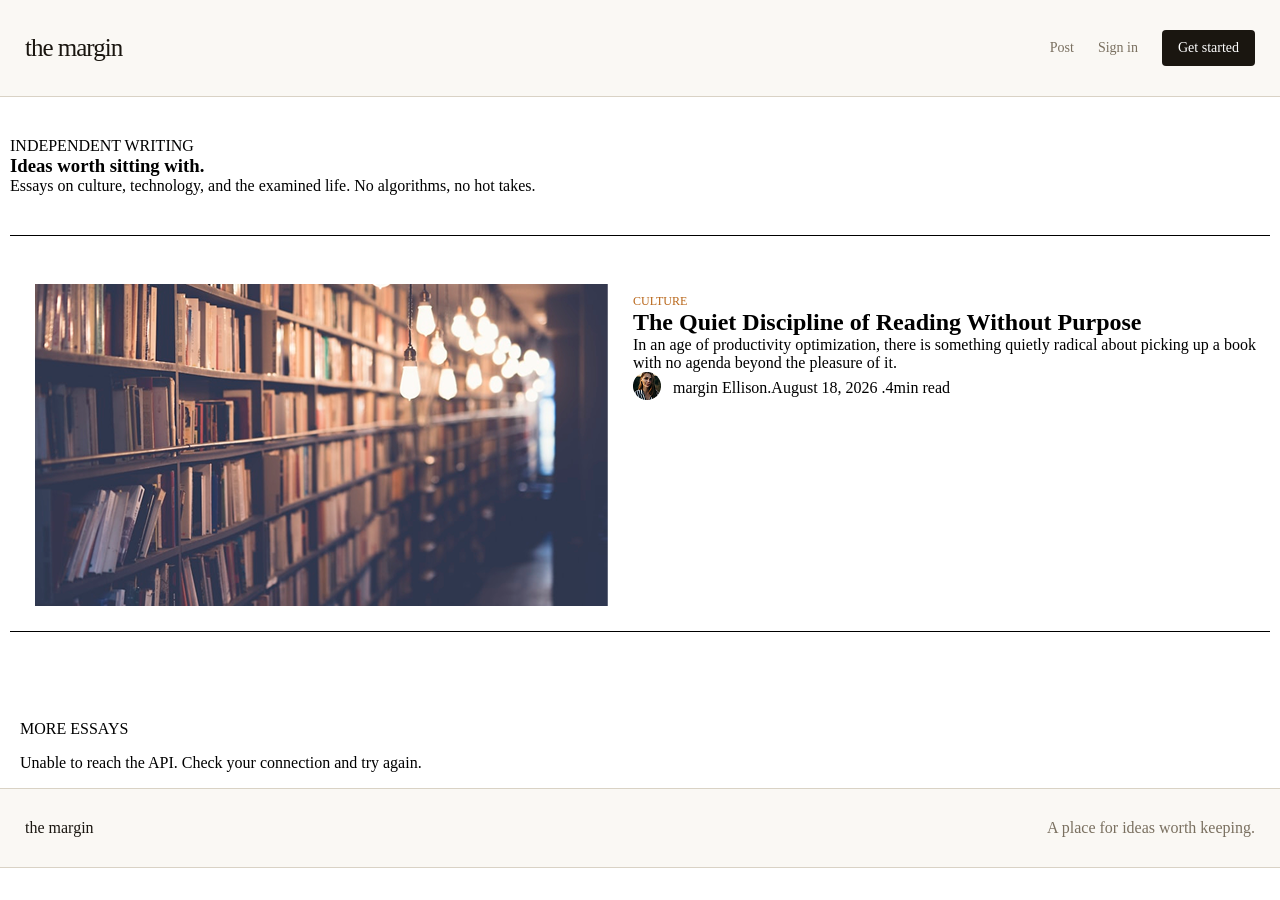
<file: index.html>
<!DOCTYPE html>
<html lang="en">
<head>
    <meta charset="UTF-8">
    <meta name="viewport" content="width=device-width, initial-scale=1.0">
    <title>The margin</title>
    <link rel="stylesheet" href="styles.css">
    <link rel="preconnect" href="https://fonts.googleapis.com">
<link rel="preconnect" href="https://fonts.gstatic.com" crossorigin>
<link href="https://fonts.googleapis.com/css2?family=Poppins:ital,wght@0,100;0,200;0,300;0,400;0,500;0,600;0,700;0,800;0,900;1,100;1,200;1,300;1,400;1,500;1,600;1,700;1,800;1,900&display=swap" rel="stylesheet">
</head>                                                                                                                                                                                                                                            
<body>
    <header class="navbar">
        <a class="logo" href="index.html">the margin</a>
    <nav id="not-login" aria-label="Logged out navigation">
        <a href="index.html#posts">Post</a>
        <a href="hope work/my project 2/loggin.html">Sign in</a>
        <a class="header-action" href="hope work/register.html">Get started</a>
    </nav>
    <nav id="login" hidden aria-label="Logged in navigation">
        <a href="index.html#posts">Post</a>
        <!-- <a href="hope work/my project 2/loggin.html">Sign in</a> -->
        <a class="write-post" href="hope work/lamzy tech/post.html" style="padding: 20px; background-color:#b8651a; color: white; border-radius: 16px; text-decoration: none;">Write</a>
        <!-- <button type="button" data-logout data-home="index.html">Log out</button> -->
    </nav>
    </header>

    
    <section class="hero">

         <section class="writing">
            <P class="header">INDEPENDENT WRITING</P>
            <h1>Ideas worth sitting with.</h1>
            <p class="hero-text">
                Essays on culture, technology, and the examined life. No algorithms, no hot takes.
            </p>
        </section>
         
        <section class="culture">
            <section class="name">
                <div class="name-image">
                    <img src="image/Image (The Quiet Discipline of Reading Without Purpose).png">
                </div>
            </section>
            <section class="quiet">
                    <p id="featuredCategory" class="category">CULTURE</p>
                    <h2 id="featuredTitle">
                        The Quiet Discipline of Reading Without Purpose
                    </h2>
                    <p id="featuredExcerpt" class="page">
                        In an age of productivity optimization, there is something quietly radical about picking up a book with no agenda beyond the pleasure of it.
                    </p>
            
                    <div class="about">
                        <div>
                            <img src="image/Image (Margot Ellison).png">
                        </div>
                        <p>margin Ellison.August 18, 2026 .4min read</p>
                    </div>
            </section>
        </section>



    </section>

    
</body>
<div class="name-content">

    <section class="more-essay">
        <p class="section-title">MORE ESSAYS</p>
        <div id="posts" class="posts-grid">Loading essays...</div>
    </section>

     <!-- <div class="card">
               <img src="image/BlogListing_margin (2).png">
               <p class="category">TRAVEL</p>
               <h5 class="more">
                On Cities That Reward Slowness
               </h5>
               <p class="after">
                some cities are built for speed.<br>others reveal themselves only to those patient enough to
               </p>
               <div class="small-author">
                <img src="image/Image (Margot Ellison).png">
                <nav>margot ellison . 6 min</nav>
               </div>
               <div class="card">
                <img src="image/BlogListing (1).png">
                <p class="category">IDEAS</p>
                <h6 class="more">
                    the surprising ethics of making things
                </h6>
                <p class="after">
                    every object you make is a small argument about how the worid should be. the ethics of
                </p>
                <div class="small author">
                    <div>
                    <img src="image/Image (Thomas Vael).png">
                    </div>
                    <nav>thomas vael . 5 min</nav>
                </div>
               </div>
            </div> -->

    <footer>
        <div class="footer-logo">the margin</div>
        <nav>
        <p>A place for ideas worth keeping.</p>
    </nav>
    </footer>

</div>
    <script src="js/api.js"></script>
    <script>
        const valueOf = (post, ...keys) => keys.map((key) => post[key]).find((value) => value !== undefined && value !== null && value !== "") || "";
        const displayValue = (value, fallback = "") => {
            if (value === null || value === undefined || value === "") return fallback;
            if (typeof value === "object") return value.fullName || value.name || value.title || value.value || fallback;
            return String(value);
        };
        const escapeHtml = (value) => displayValue(value).replace(/[&<>'"]/g, (character) => ({"&":"&amp;","<":"&lt;",">":"&gt;","'":"&#39;","\"":"&quot;"}[character]));

        async function loadPosts() {
            const postsElement = document.getElementById("posts");
            try {
                const posts = await getPosts();
                if (!posts.length) {
                    postsElement.textContent = "No essays have been published yet.";
                    return;
                }

                const firstPost = posts[0];
                document.getElementById("featuredCategory").textContent = displayValue(valueOf(firstPost, "category", "post_category"), "ESSAY");
                document.getElementById("featuredTitle").textContent = displayValue(valueOf(firstPost, "title", "post_title"), "Untitled essay");
                document.getElementById("featuredExcerpt").textContent = displayValue(valueOf(firstPost, "excerpt", "summary", "post_excerpt", "content"));
                postsElement.innerHTML = posts.map((post, index) => {
                    const id = valueOf(post, "id", "_id", "postId");
                    const title = displayValue(valueOf(post, "title", "post_title"), "Untitled essay");
                    const excerpt = displayValue(valueOf(post, "excerpt", "summary", "post_excerpt", "content"));
                    const category = displayValue(valueOf(post, "category", "post_category"), "ESSAY");
                    const author = displayValue(valueOf(post, "authorName", "studentName"), "") || displayValue(post.author, "margin contributor");
                    return `<article class="post-card"><img class="post-image" src="${escapeHtml(displayValue(post.imageUrl, "image/BlogListing_margin (2).png"))}" alt="${escapeHtml(title)}"><div class="post-card-body"><p class="post-category">${escapeHtml(category)}</p><h4 class="post-title"><a href="hope work/my project 2/my coding/Blog detail.html?id=${encodeURIComponent(id)}">${escapeHtml(title)}</a></h4><p class="post-excerpt">${escapeHtml(excerpt.slice(0, 180))}</p><div class="post-meta"><img class="author-avatar" src="image/Image (Margot Ellison).png" alt=""><span>${escapeHtml(author)}</span><span>${escapeHtml(displayValue(post.createdAt, ""))}</span><span>${escapeHtml(displayValue(post.readTime, "N/A"))} min read</span></div></div></article>`;
                }).join("");
            } catch (error) {
                postsElement.textContent = error.message;
            }
        }

        loadPosts();
    </script>
</html>
</file>
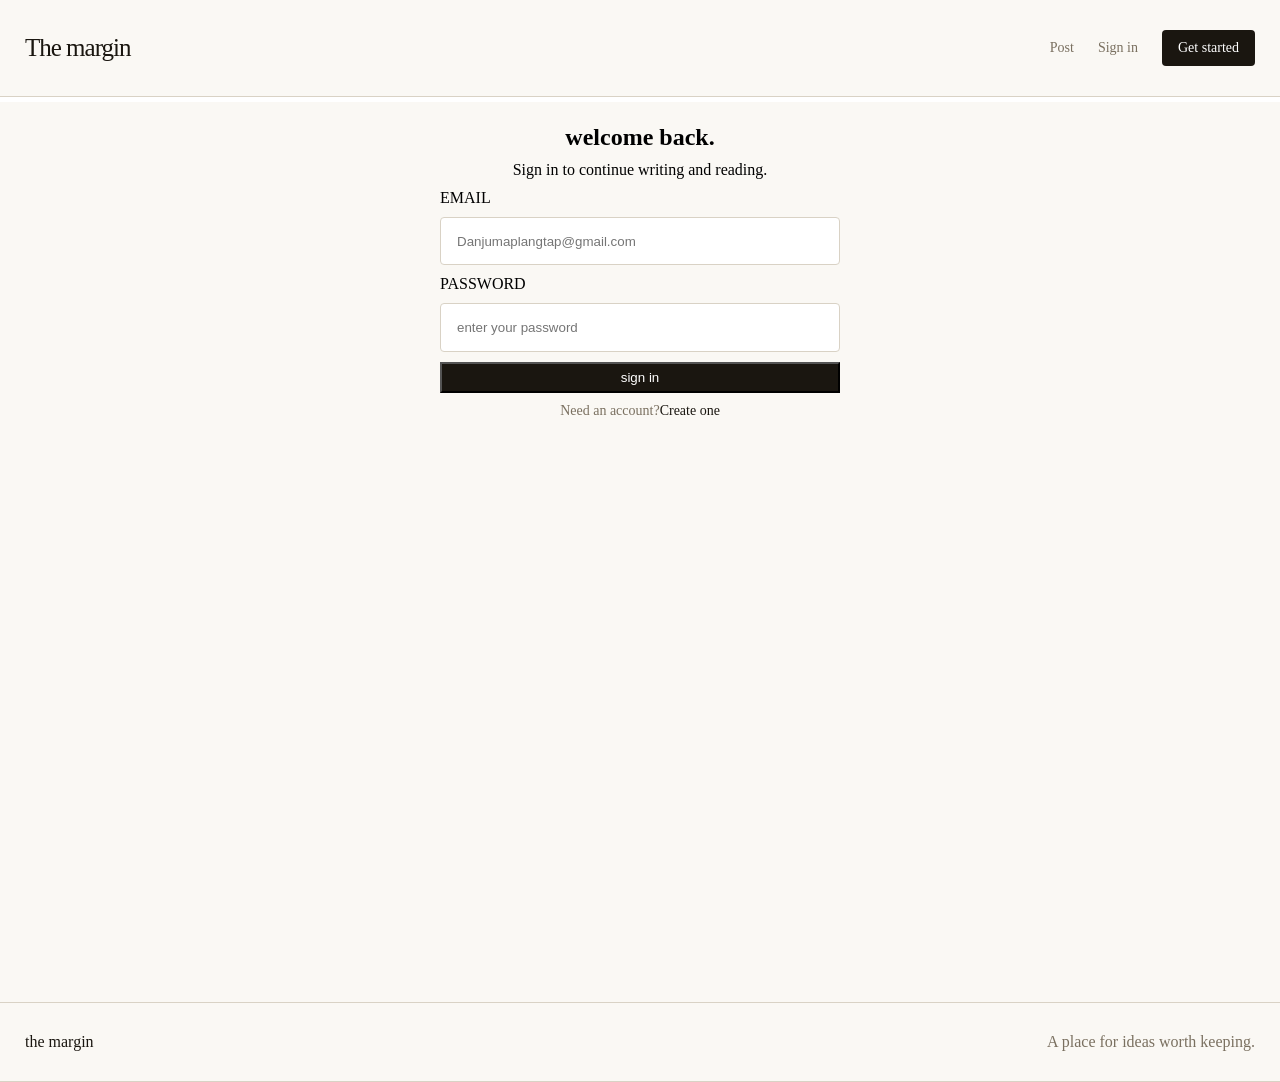
<file: account.html>
<!DOCTYPE html>
<html lang="en">
<head>
    <meta charset="UTF-8">
    <meta name="viewport" content="width=device-width, initial-scale=1.0">
    <title>Account | The margin</title>
    <link rel="stylesheet" href="styles.css">
</head>
<body>
    <header class="navbar">
        <a class="logo" href="index.html">the margin</a>
        <nav id="not-login" aria-label="Logged out navigation">
            <a href="index.html#posts">Post</a>
            <a href="hope work/my project 2/loggin.html">Sign in</a>
            <a class="header-action" href="hope work/register.html">Get started</a>
        </nav>
        <nav id="login" hidden aria-label="Logged in navigation">
            <a href="index.html#posts">Post</a>
            <a href="hope work/my project 2/loggin.html">Sign in</a>
            <a class="write-post" href="hope work/lamzy tech/post.html">Write</a>
            
        </nav>
    </header>
    <main class="hero">
        <section class="writing">
            <p class="header">ACCOUNT</p>
            <h1 id="accountName">Your account</h1>
            <p id="accountEmail" class="hero-text"></p>
        </section>
    </main>
    <script src="js/api.js"></script>
    <script>
        const user = getCurrentUser();
        if (!isAuthenticated()) {
            window.location.replace("hope work/my project 2/loggin.html");
        } else {
            document.getElementById("accountName").textContent = user.fullName || user.name || "Your account";
            document.getElementById("accountEmail").textContent = user.email || "Signed in successfully.";
        }
    </script>
</body>
</html>
</file>
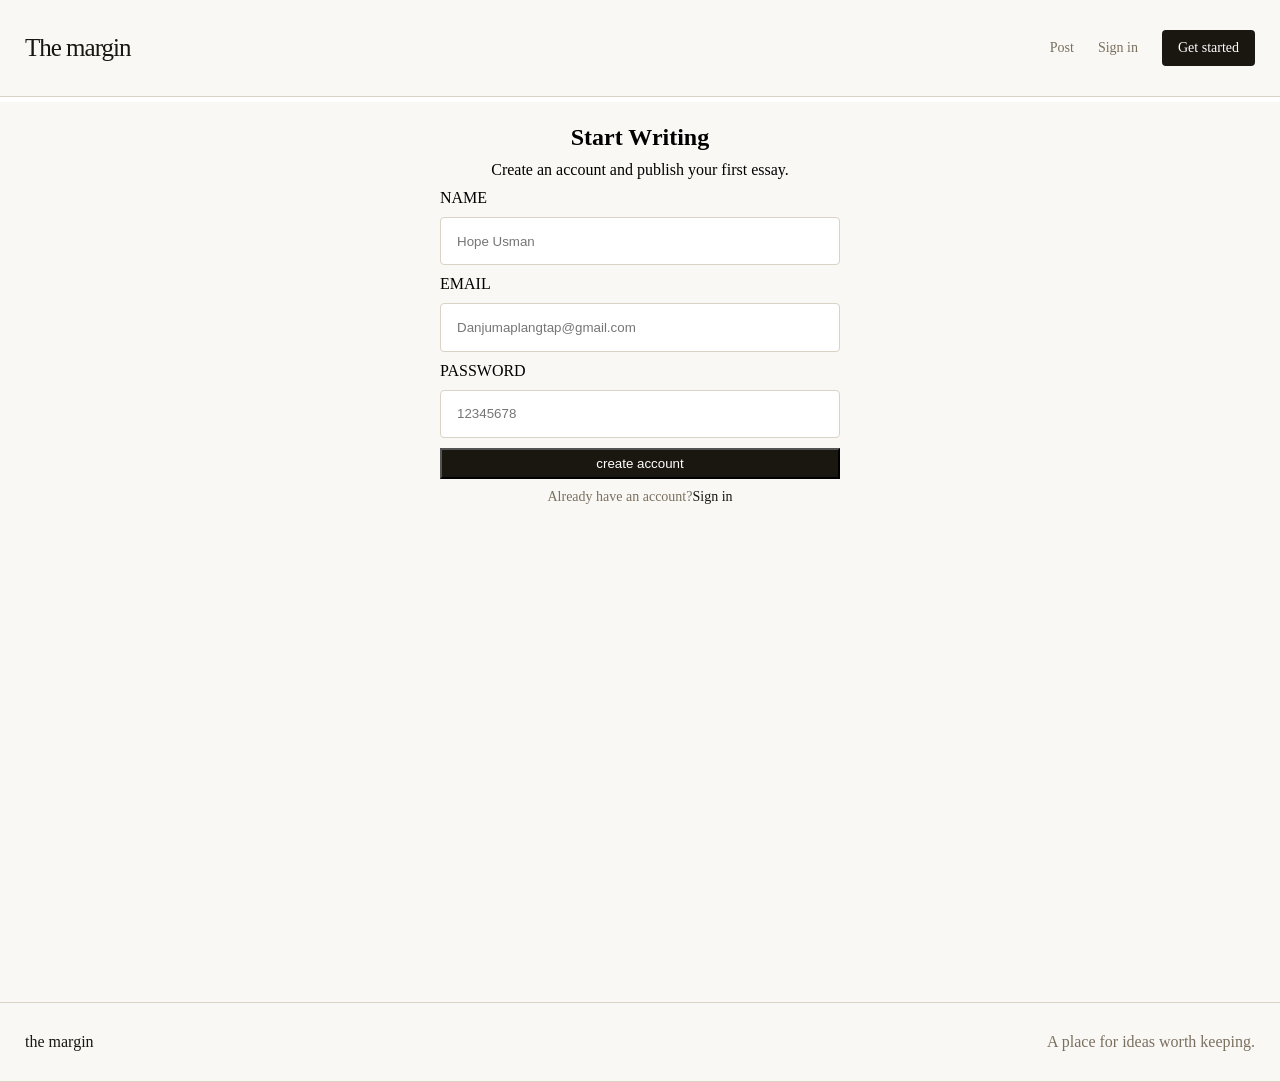
<file: hope work/register.html>
<!DOCTYPE html>
<html lang="en">
<head>
    <meta charset="UTF-8">
    <meta name="viewport" content="width=device-width, initial-scale=1.0">
    <title>Register</title>
    <link rel="stylesheet" href="styles.css">
</head>
<body>
    <header class="navbar">
    <a class="logo" href="../index.html">The margin</a>
      <nav id="not-login" aria-label="Logged out navigation">
        <a href="../index.html#posts">Post</a>
        <a href="my project 2/loggin.html">Sign in</a>
        <a class="header-action" href="register.html">Get started</a>
     </nav> 
      <nav id="login" hidden aria-label="Logged in navigation">
        <a href="../index.html#posts">Post</a>
        <a href="my project 2/loggin.html">Sign in</a>
        <a class="header-action" href="register.html">Get started</a>
        <!-- <button type="button" data-logout data-home="../index.html">Log out</button> -->
     </nav>
    </header>

            <section class="inform">
                <form id="registerForm">
                    <h1>Start Writing</h1>
                    <p>Create an account and publish your first essay.</p>
                    <label class="name">NAME</label>
                    <input id="fullName" type="text" placeholder="Hope Usman" required>
                    <label class="email">EMAIL</label>
                <input id="email" type="email" placeholder="Danjumaplangtap@gmail.com" required>
                <label class="password">PASSWORD</label> 
                <input id="password" type="password" placeholder="12345678" minlength="8" required>
                 <button id="register" type="submit">create account</button>
                 <label class="type">Already have an account? <a class="sign-up" href="../hope work/my project 2/loggin.html">Sign in</a></label>
                </form>
        
                    </section>
    <footer class="footer">
        <div class="footer-logo">the margin</div>
        <div class="footer-text">
            A place for ideas worth keeping.
        </div>
    </footer>
    <script src="../js/api.js"></script>
    <script>
        async function registerStudent(fullName, email, password) {
            
            console.log(fullName,email,password);                                                          
            const data = await apiRequest("/api/auth/register", { 
            method: "POST", 
            body: JSON.stringify({ fullName, email, password, department: "Computer science", level: "300" }),
            }); 
  
            // data = { token, tokenType, student: {...} } 
            saveSession(data);
            
            return data.student;
            }
 document.getElementById("registerForm").addEventListener("submit", async (e) => { 
   e.preventDefault(); // stop the page from reloading 
   try { 

    const registerButton = document.getElementById("register");
    registerButton.textContent="Registering...";
    registerButton.disabled = true;
    
    const student = await registerStudent( 
      document.getElementById("fullName").value, 
      document.getElementById("email").value, 
      document.getElementById("password").value
    );
    alert(`Welcome, ${student.fullName}! You're now logged in.`); 
    window.location.href = "../index.html"; // go to the homepage 
  } catch (err) { 
    alert(err.message); // e.g. "A student with this email already exists" 
  } finally {
    document.getElementById("register").textContent="create account";
    document.getElementById("register").disabled = false;

  }
}); 
 
</script>
</html>
</body>
</file>
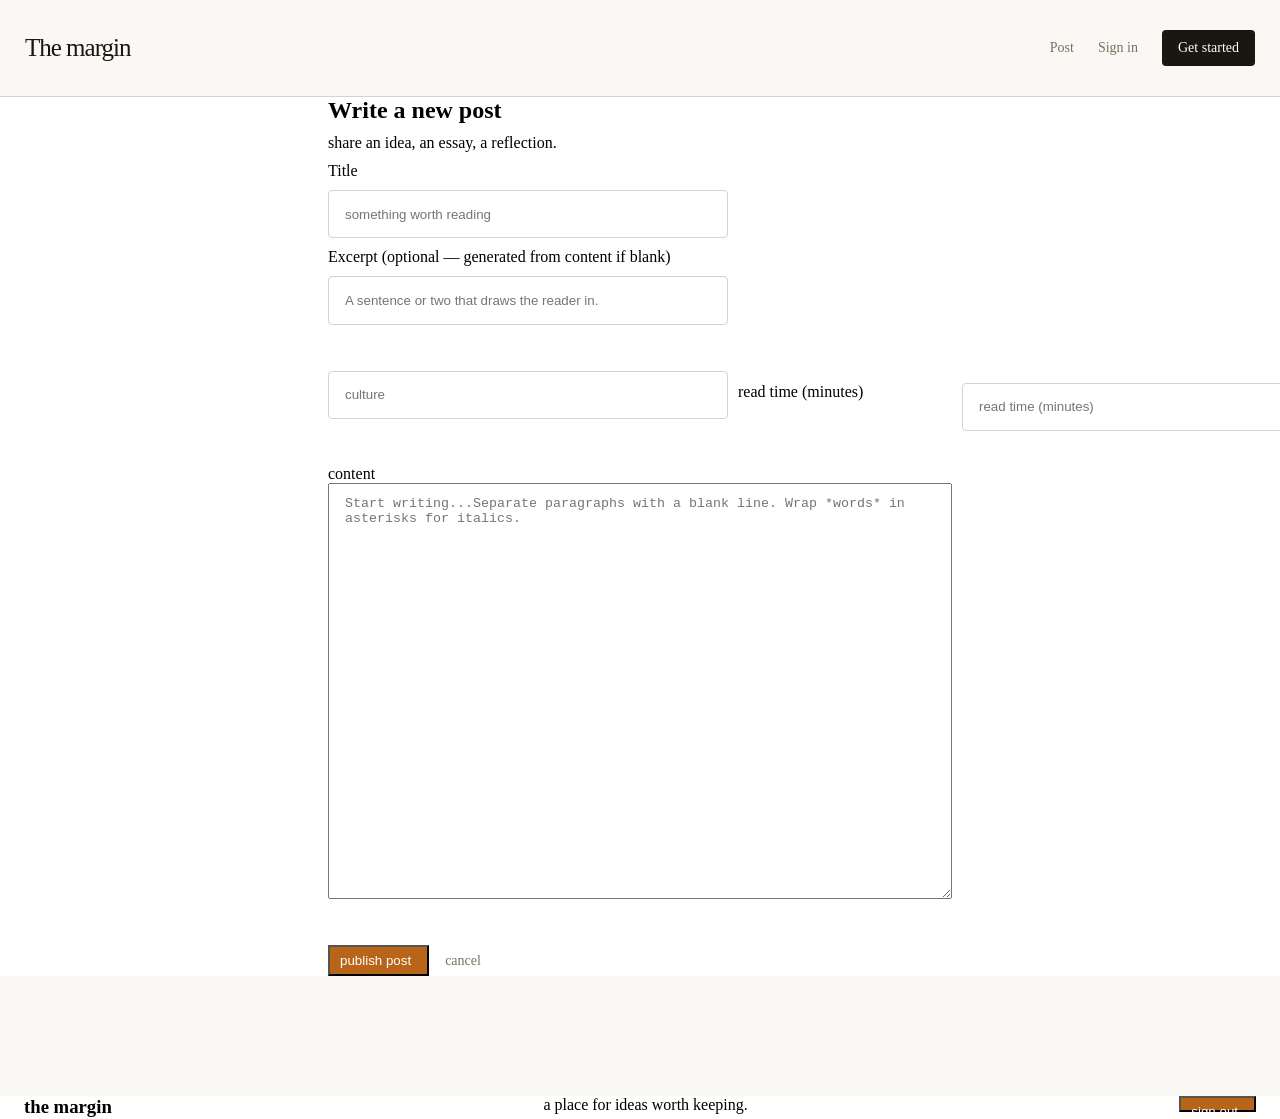
<file: hope work/lamzy tech/post.html>
<!DOCTYPE html>
<html lang="en">
<head>
    <meta charset="UTF-8">
    <meta name="viewport" content="width=device-width, initial-scale=1.0">
    <title>Document</title>
    <link rel="stylesheet" href="styles.css">
</head>
<body>
    <header class="navbar">
        <a class="logo" href="../../index.html">The margin</a>
    <nav id="not-login" aria-label="Logged out navigation">
     <a href="../../index.html#posts">Post</a>
     <a href="../my project 2/loggin.html">Sign in</a>
    <a class="header-action" href="../register.html">Get started</a>
    </nav>
    <nav id="login" hidden aria-label="Logged in navigation">
     <a href="../../index.html#posts">Post</a>
     <a href="../my project 2/loggin.html">Sign in</a>
     <button class="write-post" style="background-color:#b8651a; color: white; border-radius: 16px; text-decoration: none;" href="post.html">Write</button>
     <!-- <button type="button" data-logout data-home="../../index.html">Log out</button> -->
       </nav>
    </header>
    

        <section class="post-form">
            <form id="postForm" class="page">
                <h1>Write a new post</h1>
                <P>share an idea, an essay, a reflection.</P>
                <p>Title</p>
                <input id="title" type="text" placeholder="something worth reading" required>
                <label>Excerpt (optional — generated from content if blank)</label>
                <input id="excerpt" type="text" placeholder="A sentence or two that draws the reader in.">
                <div class="form">
                    <div class="inform">
                        <label class="home"category></label>
                        <input id="category" type="text" placeholder="culture" required>
                    </div>
                    <div class="reader">
                        <label>read time (minutes)</label>
                        <input id="readTime" type="number" min="1" placeholder="read time (minutes)">
                    </div>
                </div>
                <div class="place">
                    <p>content</p>
                    <textarea id="content" placeholder="Start writing...Separate paragraphs with a blank line. Wrap *words* in asterisks for italics." rows="20" required></textarea>
                </div>
                <div class="meta">
                    <button id="publishButton" type="submit">publish post</button>
                    <a href="../../index.html">cancel</a>
                </div>
            </form>
        </section>
        

   
    <section class="footer">
        <h3>the margin</h3>
        <P>a place for ideas worth keeping.</P>
        <button id="logoutButton" type="button">sign out</button>
    </section>
    
    <script src="../../js/api.js"></script>
    <script>
        document.getElementById("postForm").addEventListener("submit", async (event) => {
            event.preventDefault();
            const button = document.getElementById("publishButton");
            button.disabled = true;
            button.textContent = "publishing...";

            try {
                await createPost({
                    title: document.getElementById("title").value.trim(),
                    excerpt: document.getElementById("excerpt").value.trim(),
                    category: document.getElementById("category").value.trim(),
                    readTime: Number(document.getElementById("readTime").value) || 1,
                    content: document.getElementById("content").value.trim()
                });
                window.location.href = "../../index.html";
            } catch (error) {
                alert(error.message);
                button.disabled = false;
                button.textContent = "publish post";
            }
        });

        document.getElementById("logoutButton").addEventListener("click", () => {
            clearSession();
            window.location.href = "../../index.html";
        });
    </script>
</body>
</html>
</file>
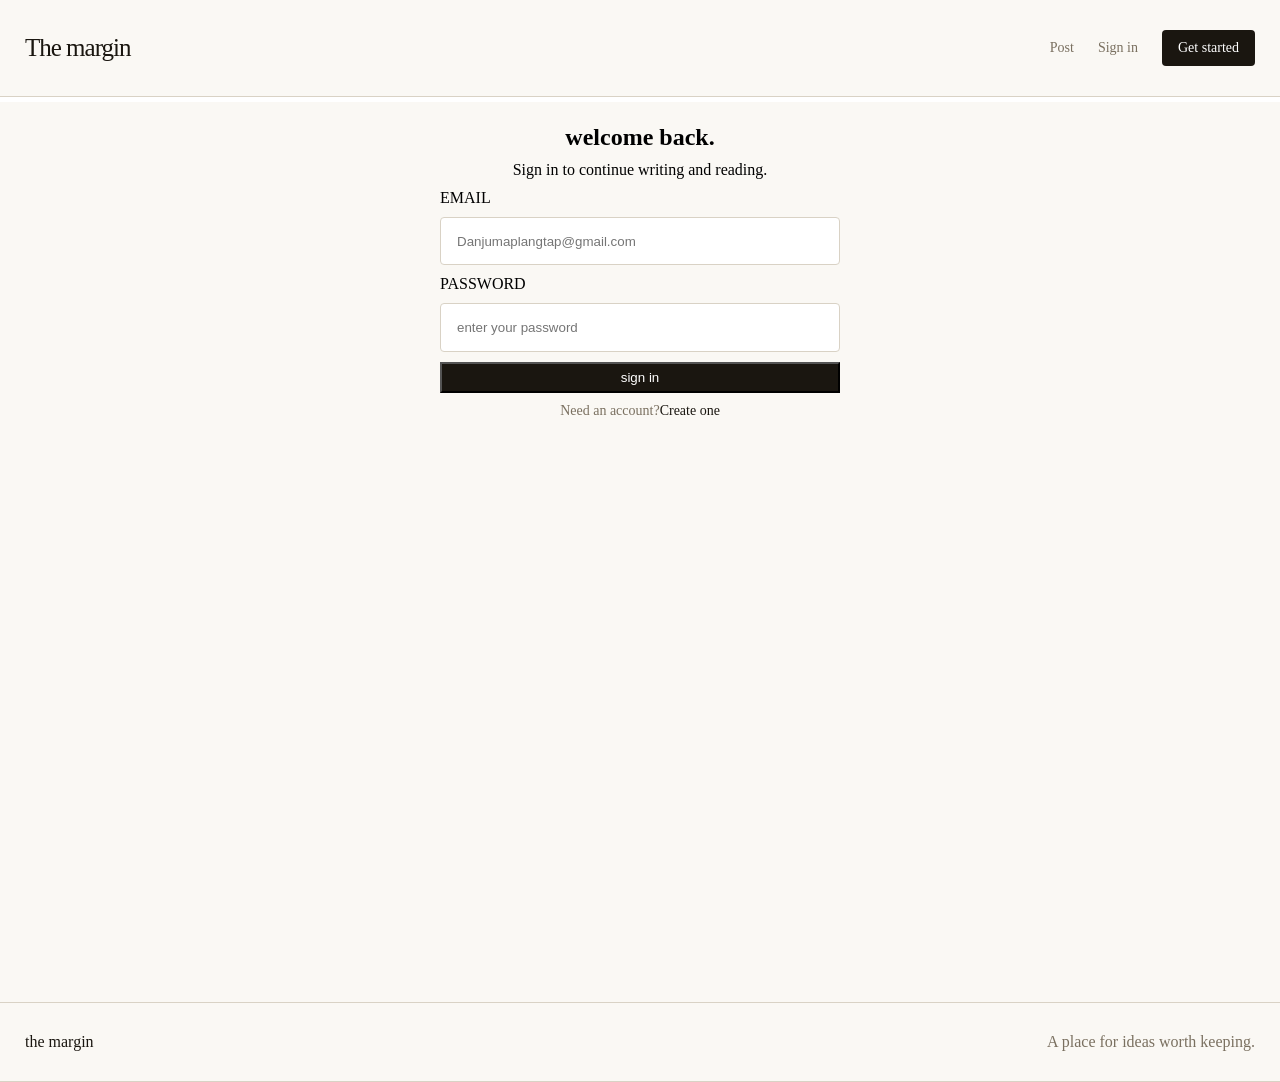
<file: hope work/my project 2/loggin.html>
<!DOCTYPE html>
<html lang="en">
<head>
    <meta charset="UTF-8">
    <meta name="viewport" content="width=device-width, initial-scale=1.0">
    <title>Register</title>
    <link rel="stylesheet" href="styles.css">
</head>
<body>
     <header class="navbar">
      <a class="logo" href="../../index.html">The margin</a>
      <nav id="not-login" aria-label="Logged out navigation">
        <a href="../../index.html#posts">Post</a>
        <a href="loggin.html">Sign in</a>
        <a class="header-action" href="../register.html">Get started</a>
      </nav>
      <nav id="login" hidden aria-label="Logged in navigation">
        <a href="../../index.html#posts">Post</a>
        <a href="loggin.html">Sign in</a>
        <a class="header-action" href="../register.html">Get started</a>
        <!-- <button type="button" data-logout data-home="../../index.html">Log out</button> -->
      </nav>
    </header>

            <section class="inform">
                <form id="loginForm">
                    <h1>welcome back.</h1>
                    <p>Sign in to continue writing and reading.</p>
                    <label class="email">EMAIL</label>
                <input id="email" type="email" placeholder="Danjumaplangtap@gmail.com" required>
                <label class="password">PASSWORD</label> 
                <input id="password" type="password" placeholder="enter your password" required>
                 <button id="loginButton" type="submit">sign in</button>
                 <label class="type">Need an account? <a class="sign-up" href="../register.html">Create one</a></label>
                </form>
        
                    </section>
    <footer class="footer">
        <div class="footer-logo">the margin</div>
        <div class="footer-text">
            A place for ideas worth keeping.
        </div>
    </footer>
    <script src="../../js/api.js"></script>
    <script>
    async function loginStudent(email, password) {
  const data = await apiRequest("/api/auth/login", {
    method: "POST",
    body: JSON.stringify({ email, password }),
  });

  saveSession(data);

  return data.student;
}
document.getElementById("loginForm").addEventListener("submit", async (e) => {
  e.preventDefault();
  const loginButton = document.getElementById("loginButton");
  loginButton.textContent = "Signing in...";
  loginButton.disabled = true;
  try {
    await loginStudent(
      document.getElementById("email").value,
      document.getElementById("password").value
    );
    window.location.href = "../../index.html";
  } catch (err) {
    alert(err.message); // e.g. "Invalid email or password"      
  } finally {
    loginButton.textContent = "sign in";
    loginButton.disabled = false;
  }
});
</script>
</html>
</body>
</file>
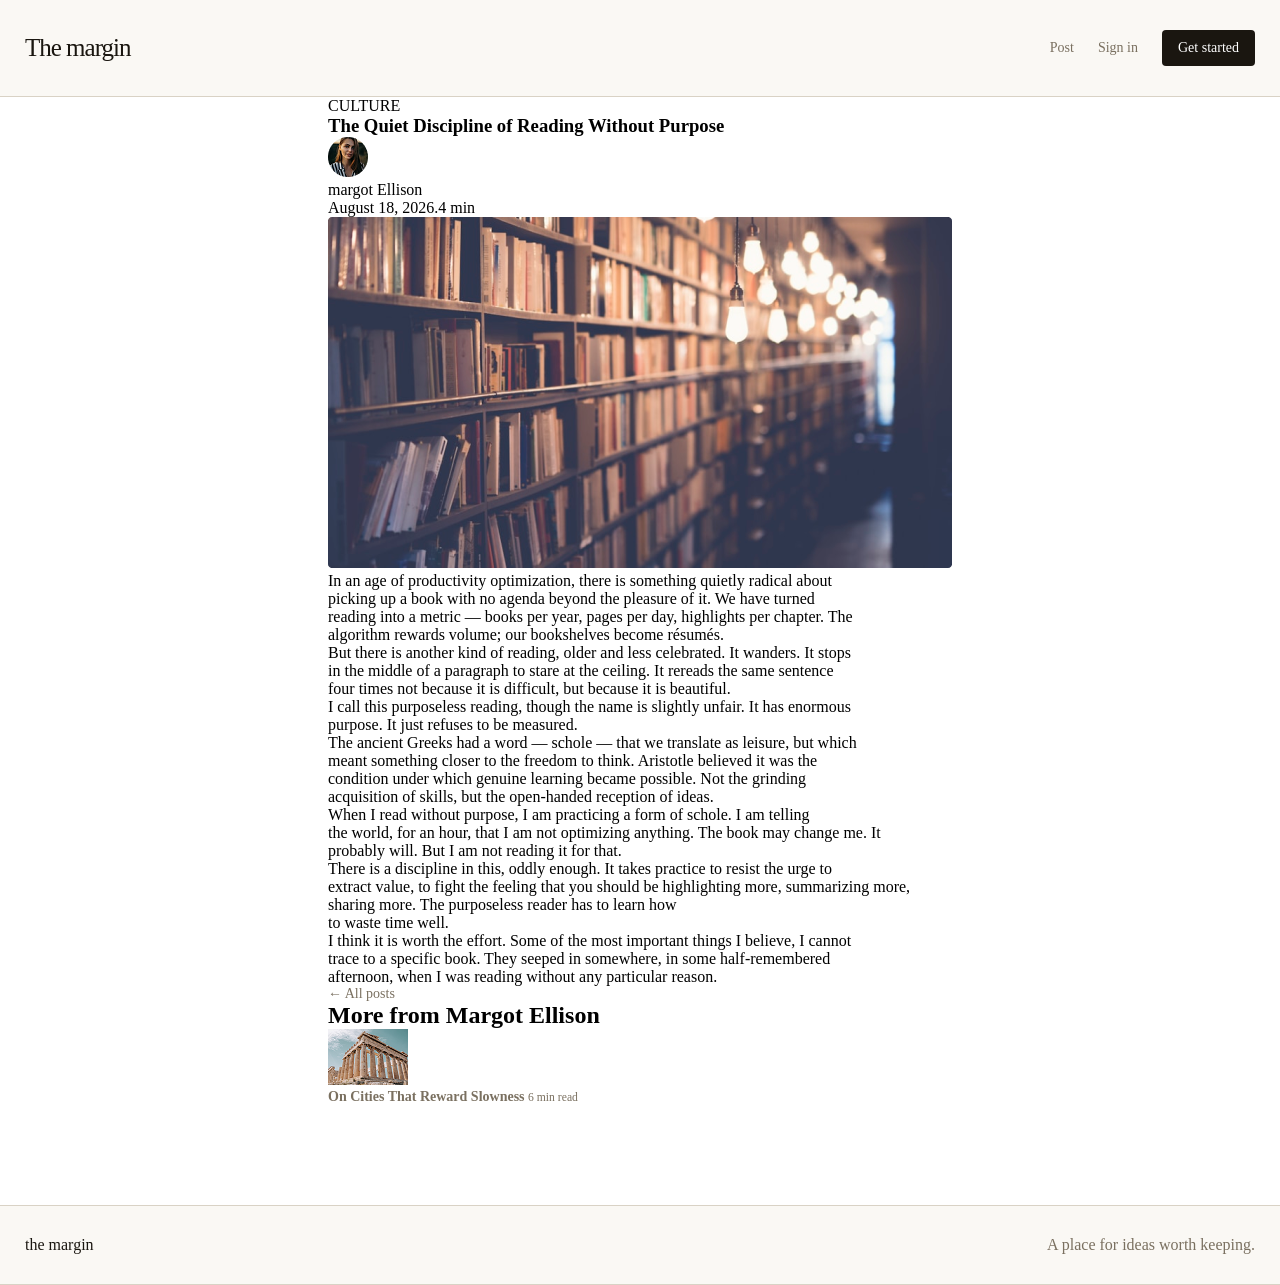
<file: hope work/my project 2/my coding/Blog detail.html>
<!DOCTYPE html>
<html lang="en">
<head>
    <meta charset="UTF-8">
    <meta name="viewport" content="width=device-width, initial-scale=1.0">
    <title>Document</title>
     <link rel="stylesheet" href="styles.css">
</head>
<body>
     <header class="navbar">
      <a class="logo" href="../../../index.html">The margin</a>
      <nav id="not-login" aria-label="Logged out navigation">
          <a href="../../../index.html#posts">Post</a>
          <a href="../loggin.html">Sign in</a>
          <a class="header-action" href="../../register.html">Get started</a>
      </nav>
      <nav id="login" hidden aria-label="Logged in navigation">
          <a href="../../../index.html#posts">Post</a>
          <a href="../loggin.html">Sign in</a>
          <a class="write-post" href="../../lamzy tech/post.html">Write</a>
          <!-- <button type="button" data-logout data-home="../../../index.html">Log out</button> -->
      </nav>
    </header>



    <section style="display: flex; align-items: center; justify-content: center;">
        <section class="post-detail">
            <div class="page">
                <div id="postCategory" class="header">CULTURE</div>
            </div>
            <h1 id="postTitle">The Quiet Discipline of Reading Without Purpose</h1>
            <div class="author">
                <img src="image/Image (Margot Ellison) (3).png" alt="author">
            <div>
                <nav id="postAuthor">margot Ellison</nav>
                <nav id="postMeta">August 18, 2026.4 min</nav>
            </div>   
            </div>
            <div class="rule">
                <img src="image/Container.png">
            </div>
            <div id="postContent" class="content">
                <p>In an age of productivity optimization, there is something quietly radical about <br>picking up a book with no agenda beyond the pleasure of it. We have turned <br>reading into a metric — books per year, pages per day, highlights per chapter. The<br> algorithm rewards volume; our bookshelves become résumés.</p>
                <p>But there is another kind of reading, older and less celebrated. It wanders. It stops <br>in the middle of a paragraph to stare at the ceiling. It rereads the same sentence <br>four times not because it is difficult, but because it is beautiful.</p>
                <p>I call this purposeless reading, though the name is slightly unfair. It has enormous<br> purpose. It just refuses to be measured.</p>
                <p>The ancient Greeks had a word — schole — that we translate as leisure, but which <br>meant something closer to the freedom to think. Aristotle believed it was the <br>condition under which genuine learning became possible. Not the grinding<br> acquisition of skills, but the open-handed reception of ideas.</p>
                <p>When I read without purpose, I am practicing a form of schole. I am telling <br>the world, for an hour, that I am not optimizing anything. The book may change me. It <br>probably will. But I am not reading it for that.</p>
                <P>There is a discipline in this, oddly enough. It takes practice to resist the urge to <br>extract value, to fight the feeling that you should be highlighting more, summarizing more,<br> sharing more. The purposeless reader has to learn how<br> to waste time well.</P>
                <p>I think it is worth the effort. Some of the most important things I believe, I cannot <br>trace to a specific book. They seeped in somewhere, in some half-remembered<br> afternoon, when I was reading without any particular reason.</p>
            </div>
            <div class="bottom-rule"></div>
            <a class="all-posts" href="../../../index.html#posts">← All posts</a>
            <section class="more">
                <h2>More from Margot Ellison</h2>
                <a class="related" href="../../../index.html#posts">
                    <img src="image/Image (On Cities That Reward Slowness) (1).png">
                    <nav>
                        <b>On Cities That Reward Slowness</b>
                        <small>6 min read</small>
                    </nav>
                </a>
            </section>
        </section>
    </section>
     <footer class="footer">
        <div class="footer-logo">the margin</div>
        <div class="footer-text">
            A place for ideas worth keeping.
        </div>
    </footer>

    <script src="../../../js/api.js"></script>
    <script>
        const detailValue = (post, ...keys) => keys.map((key) => post[key]).find((value) => value !== undefined && value !== null) || "";
        const detailEscape = (value) => String(value).replace(/[&<>'"]/g, (character) => ({"&":"&amp;","<":"&lt;",">":"&gt;","'":"&#39;","\"":"&quot;"}[character]));

        async function loadPost() {
            const postId = new URLSearchParams(window.location.search).get("id");
            if (!postId) return;

            try {
                const post = await getPost(postId);
                const content = detailValue(post, "content", "post_content");
                document.getElementById("postCategory").textContent = detailValue(post, "category", "post_category") || "ESSAY";
                document.getElementById("postTitle").textContent = detailValue(post, "title", "post_title") || "Untitled essay";
                document.getElementById("postAuthor").textContent = detailValue(post, "authorName", "studentName") || post.author?.fullName || post.author?.name || "margin contributor";
                document.getElementById("postMeta").textContent = detailValue(post, "createdAt", "date") || "";
                document.getElementById("postContent").innerHTML = String(content).split(/\n\s*\n/).map((paragraph) => `<p>${detailEscape(paragraph).replace(/\n/g, "<br>")}</p>`).join("");
            } catch (error) {
                document.getElementById("postContent").textContent = error.message;
            }
        }

        loadPost();
    </script>
</body>
</html>
</file>
<file: styles.css>
* {
    margin: 0;
    padding: 0;
    box-sizing: border-box;  
}
    
header {
 
    padding: 30px 25px;
    display: flex;
    justify-content: space-between;
    align-items: center;
    border-bottom: 1px solid;
    background-color: #faf8f4;
    border-color: #D9D2C5;
    gap: 24px;
}

nav {
    display: flex;
    justify-content: space-between;
    align-items: center;
    gap: 24px;
}
.navbar .logo {
    color: #1a1610;
    text-decoration: none;
}
.navbar nav a {
    color: #7A7060;
    text-decoration: none;
    font-size: 14px;
    font-weight: 400;
}
.navbar .header-action,
.navbar nav button {
    background-color: #1a1610;
    color: #fff;
    border: 0;
    border-radius: 4px;
    padding: 10px 16px;
}
.logo {
    font-family: poppings;
    font-size: 25px;
    font-weight: 0;
    letter-spacing: -1px;
    
}
button {
    background-color: #1a1610;
    color: white;
    padding-top: 6px;
    padding-right: 16px;
    padding-bottom: 6px;
    padding-left: 16px;
}
.hero {
 
    display: flex;
    flex-direction: column;
    margin-left: 10px;
    margin-right: 10px;
    align-items: flex-start;
    padding-bottom: 48px;
    margin-top: 40px;
    border-bottom: 40px;
}



.culture {
    display: flex;
    justify-content: space-between;
    border-top: 1px solid;
    border-bottom: 1px solid;
    padding-top: 48px;
    padding-bottom: 20px;
    margin-bottom: 40px;
}

.writing {
    width: 100%;
    padding-bottom: 48pxs;
    border-bottom: 40px;
    margin-bottom: 40px;
    
}

.name-image {
    width: 11180px;
    margin: 0 auto;
    padding: 0 25px;
    width: 100%;
    height: 100%;
}
.about {
    display: flex;
    align-items: center;
    gap: 12px;
}
.category {
    font-weight: 500;
    font-size: 12px;
    color: #b86518;
    margin-top: 10px;
}
.more {
    font-weight: 400;
    font-size: 20px;
    color: #1a1610;
    margin-top: 10px;
}
.after {
    font-weight: 400;
    font-size: 20px;
    color: #7A7060;
    margin-top: 10px;
}
.small-author {
    display: flex;
    align-items: center;
}

.posts-grid {
    display: grid;
    grid-template-columns: repeat(3, 1fr);
    gap: 20px;
    padding: 16px 0;
    min-width: 0;
}

.post-card {
    min-width: 0;
    overflow: hidden;
    background: #faf8f4;
    border: 1px solid #D9D2C5;
}

.post-image {
    display: block;
    width: 100%;
    height: auto;
    aspect-ratio: 16 / 10;
    object-fit: cover;
}

.post-card-body {
    padding: 18px;
}

.post-category {
    margin: 0;
    color: #b86518;
    font-size: 11px;
    font-weight: 600;
    letter-spacing: 0.08em;
    text-transform: uppercase;
}

.post-title {
    margin: 8px 0 0;
    font-size: 20px;
    font-weight: 600;
    line-height: 1.25;
}

.post-title a {
    color: #1a1610;
    font-size: inherit;
    font-weight: inherit;
}

.post-excerpt {
    margin: 10px 0 0;
    color: #7A7060;
    font-size: 15px;
    line-height: 1.5;
}

.post-meta {
    display: flex;
    align-items: center;
    flex-wrap: wrap;
    gap: 8px;
    margin-top: 18px;
    color: #7A7060;
    font-size: 12px;
}

.author-avatar {
    width: 28px;
    height: 28px;
    border-radius: 50%;
    object-fit: cover;
}

.more-essay {
    margin-left: 20px;
    margin-left: 20px;
}
.sign-up {
    text-decoration: none;
    color: #1a1610;
}
a {
    text-decoration: none;
    color: #7A7060;
    font-size: 14px;
    font-weight: 400;
}
footer {
     width: 100%;
    margin: 0 auto;
    padding: 30px 25px;
    display: flex;
    justify-content: space-between;
    align-items: center;
    border-top: 1px solid;
    border-bottom: 1px solid; 
    color: #7A7060;
    background-color: #faf8f4;
    border-color: #D9D2C5;
}
.footer-logo {
    color: #1a1610;
}

@media (max-width: 700px) {
    header,
    .navbar {
        flex-wrap: wrap;
    }

    header nav,
    .navbar nav {
        width: 100%;
        flex-wrap: wrap;
        justify-content: flex-start;
        gap: 12px;
    }
}

@media (min-width: 701px) and (max-width: 1000px) {
    .posts-grid {
        grid-template-columns: repeat(2, 1fr);
    }
}

@media (max-width: 700px) {
    .posts-grid {
        grid-template-columns: 1fr;
    }
}

@media (max-width: 700px) {
    header,
    .navbar {
        flex-wrap: wrap;
        padding: 18px 16px;
    }

    header nav,
    .navbar nav {
        width: 100%;
        padding: 12px 0 0;
        gap: 12px;
        flex-wrap: wrap;
        justify-content: flex-start;
        border: 0;
    }
}
</file>
<file: hope work/styles.css>
* {

    margin: 0;
    padding: 0;
    box-sizing: border-box;  
}
.navbar {
    width: 100%;
    margin: 0 auto;
    padding: 30px 25px;
    display: flex;
    justify-content: space-between;
    align-items: center;
    border-bottom: 1px solid;
    background-color: #faf8f4;
    border-color: #D9D2C5;
    gap: 24px;
}
.navbar nav {
    display: flex;
    align-items: center;
    gap: 24px;
}
.navbar .logo {
    color: #1a1610;
    text-decoration: none;
}
.navbar nav a {
    color: #7A7060;
    text-decoration: none;
    font-size: 14px;
}
.navbar .header-action,
.navbar nav button {
    background-color: #1a1610;
    color: #fff;
    border: 0;
    border-radius: 4px;
    padding: 10px 16px;
}
.logo {
    font-family: poppings;
    font-size: 25px;
    font-weight: 0;
    letter-spacing: -1px;
    gap: 24pxsss;
    
}
button {
    background-color: #1a1610;
    color: white;
    padding-top: 6px;
    padding-right: 16px;
    padding-bottom: 6px;
    padding-left: 16px;
    gap: 24px;
}
.inform {
width: 100%;
height: 100vh;
display: flex;
background-color: #faf8f4;
align-items: flex-start;
flex-direction: column;
margin-top: 5px;
}
form {
display: flex;
    flex-direction: column;
    justify-content:center;
    align-self:center;
    padding-bottom: 12px;
    padding-left: 16px;
    padding-right: 16px;
    padding-top: 12px;
    margin-top: 10px;
    gap: 10px;
    text-align: center;
}
label {
    text-align: left;
}

input {
    width: 400px;
    height: 48.4px;
    border-radius: 4px;
    border: 1px solid;
    padding-top: 12px;
    padding-right: 16px;
    padding-left: 16px;
    padding-bottom: 12px;
    border-color: rgba(217, 210, 197, 1);
}
.type {
    display: flex;
    align-self: center;
    justify-content: center;
    font-weight: 400;
    font-size: 14px;
    color: #7A7060;
}
.sign-up {
    text-decoration: none;
    color: #1a1610;
}
a {
    text-decoration: none;
    color: #7A7060;
    font-size: 14px;
    font-weight: 400;
}
footer {
     width: 100%;
    margin: 0 auto;
    padding: 30px 25px;
    display: flex;
    justify-content: space-between;
    align-items: center;
    border-top: 1px solid;
    border-bottom: 1px solid; 
    color: #7A7060;
    background-color: #faf8f4;
    border-color: #D9D2C5;
}
.footer-logo {
    color: #1a1610;
}

@media (max-width: 700px) {
    header,
    .navbar {
        flex-wrap: wrap;
    }

    header nav,
    .navbar nav {
        width: 100%;
        flex-wrap: wrap;
        justify-content: flex-start;
        gap: 12px;
    }
}

@media (max-width: 700px) {
    header,
    .navbar {
        flex-wrap: wrap;
        padding: 18px 16px;
    }

    header nav,
    .navbar nav {
        width: 100%;
        padding: 12px 0 0;
        gap: 12px;
        flex-wrap: wrap;
        justify-content: flex-start;
        border: 0;
    }
}
</file>
<file: hope work/lamzy tech/styles.css>
* {

    margin: 0;
    padding: 0;
    box-sizing: border-box;  
}

button {
    background-color: #b8651a;
    color:white;
    padding-top: 6px;
    padding-right: 16px;
    padding-left: 10px;
    padding-bottom: 6px;

}
a {
    display: flex;
    justify-content: space-between;
    text-decoration: none;
}

header{
    display: flex;
    align-items: center;
    justify-content: space-around;
    flex-direction: row;
    background-color: #faf8f4;
    justify-content: space-between;
    padding: 30px 25px;
    border-bottom: 1px solid #D9D2C5;
    gap: 24px;

}
.navbar .logo {
    color: #1a1610;
    font-size: 25px;
    letter-spacing: -1px;
    text-decoration: none;
}
.navbar nav {
    display: flex;
    align-items: center;
    gap: 24px;
}
.navbar nav a {
    color: #7A7060;
    font-size: 14px;
}
.navbar .header-action,
.navbar nav button {
    background-color: #1a1610;
    color: #fff;
    border: 0;
    border-radius: 4px;
    padding: 10px 16px;
}
.post-form{
    display: flex;
    justify-content: center;
    align-items: center;
}
.page {
    display: flex;
    flex-direction: column;
    align-items: flex-start;
    align-self: flex-start;
    gap:10px;
}
nav { display: flex; }

.inform {
    display: grid;
    font-weight: 400;
    font-size: 12px;
    color: #7a7060;
}
.reader {
    display: grid;
    width: 624px;
    grid-template-columns: repeat(2,1fr);
    padding-top: 24px;
    gap: 10px;
}
.form {
    display: grid;
    width: 624px;
    grid-template-columns: repeat(2,1fr);
    padding-top: 24px;
    gap: 10px;
}
input {
    max-width: 624px;
    color: #fAf8f4;

}
label{
   text-align: left; 
}
input {
    width: 400px;
    height: 48.4px;
    border-radius: 4px;
    border: 1px solid;
    padding-top: 12px;
    padding-right: 16px;
    padding-left: 16px;
    padding-bottom: 12px;
    border-color: rgba(217, 210, 197, 1);
}
.type {
    display: flex;
    align-self: center;
    justify-content: center;
    font-weight: 400;
    font-size: 14px;
    color: #7A7060;
}
.sign-up {
    text-decoration: none;
}
a {
    text-decoration: none;
    color: #7A7060;
    font-size: 14px;
    font-weight: 400;
}
.footer {
    display: flex;
    justify-content: space-between;
    padding-top: 120px;
    height: 20px;
    padding-right: 24px;
    padding-left: 24px;
    background-color: #fAf8f4;
}
.meta {
    display: flex;
    padding-top: 32px;
    gap: 16px;
    align-items: center;
}
.place {
    padding-top: 24px;
}
textarea {
    width: 624px;
    height: 416px;
    padding-left: 16px;
    padding-right: 16px;
    padding-top: 12px;
    padding-bottom: 12px;
    align-items: center;

}
</file>
<file: hope work/my project 2/styles.css>
* {

    margin: 0;
    padding: 0;
    box-sizing: border-box;  
}
.navbar {
    width: 100%;
    margin: 0 auto;
    padding: 30px 25px;
    display: flex;
    justify-content: space-between;
    align-items: center;
    border-bottom: 1px solid;
    background-color: #faf8f4;
    border-color: #D9D2C5;
}
.navbar nav {
    display: flex;
    align-items: center;
    gap: 24px;
}
.navbar .logo {
    color: #1a1610;
    text-decoration: none;
}
.navbar nav a {
    color: #7A7060;
    text-decoration: none;
    font-size: 14px;
}
.navbar .header-action,
.navbar nav button {
    background-color: #1a1610;
    color: #fff;
    border: 0;
    border-radius: 4px;
    padding: 10px 16px;
}
.logo {
    font-family: poppings;
    font-size: 25px;
    font-weight: 0;
    letter-spacing: -1px;
    gap: 20px;
    
}
button {
    background-color: #1a1610;
    color: white;
    padding-top: 6px;
    padding-right: 16px;
    padding-bottom: 6px;
    padding-left: 16px;
    gap: 24px;
}
.inform {
width: 100%;
height: 100vh;
display: flex;
background-color: #faf8f4;
align-items: flex-start;
flex-direction: column;
margin-top: 5px;
}
form {
display: flex;
    flex-direction: column;
    justify-content:center;
    align-self:center;
    padding-bottom: 12px;
    padding-left: 16px;
    padding-right: 16px;
    padding-top: 12px;
    margin-top: 10px;
    gap: 10px;
    text-align: center;
}
label {
    text-align: left;
}

input {
    width: 400px;
    height: 48.4px;
    border-radius: 4px;
    border: 1px solid;
    padding-top: 12px;
    padding-right: 16px;
    padding-left: 16px;
    padding-bottom: 12px;
    border-color: rgba(217, 210, 197, 1);
}
.type {
    display: flex;
    align-self: center;
    justify-content: center;
    font-weight: 400;
    font-size: 14px;
    color: #7A7060;
}
.sign-up {
    text-decoration: none;
    color: #1a1610;
}
a {
    text-decoration: none;
    color: #7A7060;
    font-size: 14px;
    font-weight: 400;
}
footer {
     width: 100%;
    margin: 0 auto;
    padding: 30px 25px;
    display: flex;
    justify-content: space-between;
    align-items: center;
    border-top: 1px solid;
    border-bottom: 1px solid; 
    color: #7A7060;
    background-color: #faf8f4;
    border-color: #D9D2C5;
}
.footer-logo {
    color: #1a1610;
}

@media (max-width: 700px) {
    header,
    .navbar {
        flex-wrap: wrap;
    }

    header nav,
    .navbar nav {
        width: 100%;
        flex-wrap: wrap;
        justify-content: flex-start;
        gap: 12px;
    }
}

@media (max-width: 700px) {
    header,
    .navbar {
        flex-wrap: wrap;
        padding: 18px 16px;
    }

    header nav,
    .navbar nav {
        width: 100%;
        padding: 12px 0 0;
        gap: 12px;
        flex-wrap: wrap;
        justify-content: flex-start;
        border: 0;
    }
}
</file>
<file: hope work/my project 2/my coding/styles.css>
* {

    margin: 0;
    padding: 0;
    box-sizing: border-box;  
}
.navbar {
    width: 100%;
    margin: 0 auto;
    padding: 30px 25px;
    display: flex;
    justify-content: space-between;
    align-items: center;
    border-bottom: 1px solid;
    background-color: #faf8f4;
    border-color: #D9D2C5;
}
.navbar nav {
    display: flex;
    align-items: center;
    gap: 24px;
}
.navbar .logo {
    color: #1a1610;
    text-decoration: none;
}
.navbar nav a {
    color: #7A7060;
    text-decoration: none;
    font-size: 14px;
}
.navbar .header-action,
.navbar nav button {
    background-color: #1a1610;
    color: #fff;
    border: 0;
    border-radius: 4px;
    padding: 10px 16px;
}
.logo {
    font-family: poppings;
    font-size: 25px;
    font-weight: 0;
    letter-spacing: -1px;
    
}
button {
    background-color: #1a1610;
    color: white;
    padding-top: 6px;
    padding-right: 16px;
    padding-bottom: 6px;
    padding-left: 16px;
}
.post-detail{

    display: flex;
    justify-content: flex-start;
    flex-direction: column;
    align-items: flex-start;
    margin-bottom: 100px;
}

.content {
    justify-content:center;
}
label {
    text-align: left;
}

input {
    width: 400px;
    height: 48.4px;
    border-radius: 4px;
    border: 1px solid;
    padding-top: 12px;
    padding-right: 16px;
    padding-left: 16px;
    padding-bottom: 12px;
    border-color: rgba(217, 210, 197, 1);
}
.type {
    display: flex;
    align-self: center;
    justify-content: center;
    font-weight: 400;
    font-size: 14px;
    color: #7A7060;
}
.sign-up {
    text-decoration: none;
    color: #1a1610;
}
a {
    text-decoration: none;
    color: #7A7060;
    font-size: 14px;
    font-weight: 400;
}
footer {
     width: 100%;
    margin: 0 auto;
    padding: 30px 25px;
    display: flex;
    justify-content: space-between;
    align-items: center;
    border-top: 1px solid;
    border-bottom: 1px solid; 
    color: #7A7060;
    background-color: #faf8f4;
    border-color: #D9D2C5;
}
.footer-logo {
    color: #1a1610;
}

@media (max-width: 700px) {
    header,
    .navbar {
        flex-wrap: wrap;
    }

    header nav,
    .navbar nav {
        width: 100%;
        flex-wrap: wrap;
        justify-content: flex-start;
        gap: 12px;
    }
}

@media (max-width: 700px) {
    header,
    .navbar {
        flex-wrap: wrap;
        padding: 18px 16px;
    }

    header nav,
    .navbar nav {
        width: 100%;
        padding: 12px 0 0;
        gap: 12px;
        flex-wrap: wrap;
        justify-content: flex-start;
        border: 0;
    }
}
</file>
